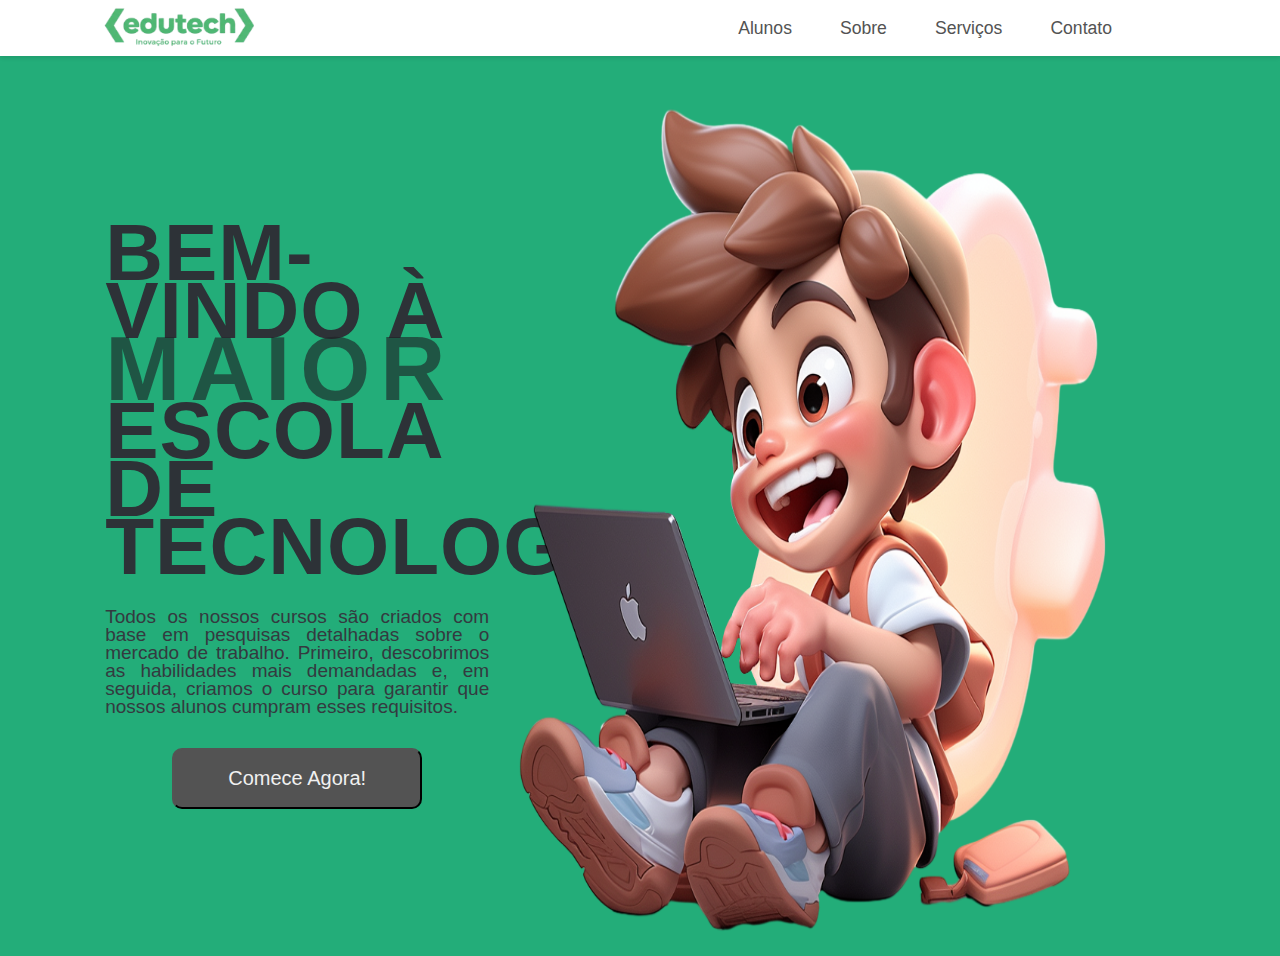
<file: index.html>
<!DOCTYPE html>
<html lang="pt-br">
<head>
    <meta charset="UTF-8">
    <meta name="viewport" content="width=device-width, initial-scale=1.0">
    <title>Edutech</title>
    <link rel="icon" href="./assets/logo.png">
    <link rel="stylesheet" href="./styles/stylesHome.css">

    <link rel="preconnect" href="https://fonts.googleapis.com">
    <link rel="preconnect" href="https://fonts.gstatic.com" crossorigin>
    <link href="https://fonts.googleapis.com/css2?family=Momo+Trust+Display&display=swap" rel="stylesheet">
</head>
<body>
    <header>
        <nav>
            <a href="./index.html"><img src="./assets/logo.png" alt="Logo da Empresa" class="logo"></a>
            
            <ul class="nav-links">
                <li><a href="./pages/alunos.html">Alunos</a></li>
                <li><a href="./pages/about.html">Sobre</a></li>
                <li><a href="./pages/cursos.html">Serviços</a></li>
                <li><a href="./pages/contatos.html">Contato</a></li>
            </ul>

        </nav>
    </header>
    <main>
        <section>
            <div class="resumo">
                <h1>Bem-vindo à <span>Maior</span> Escola de Tecnologia</h1>
                <p>Todos os nossos cursos são criados com base em pesquisas detalhadas sobre o mercado de trabalho. Primeiro, descobrimos as habilidades mais demandadas e, em seguida, criamos o curso para garantir que nossos alunos cumpram esses requisitos.</p>
                <button type="submit"><a href="./pages/form.html">Comece Agora!</a></button>
            </div>
            <img src="./assets/aluno1.png" alt="menino desenho digital">
        </section>
    </main>
</body>
</html>
</file>
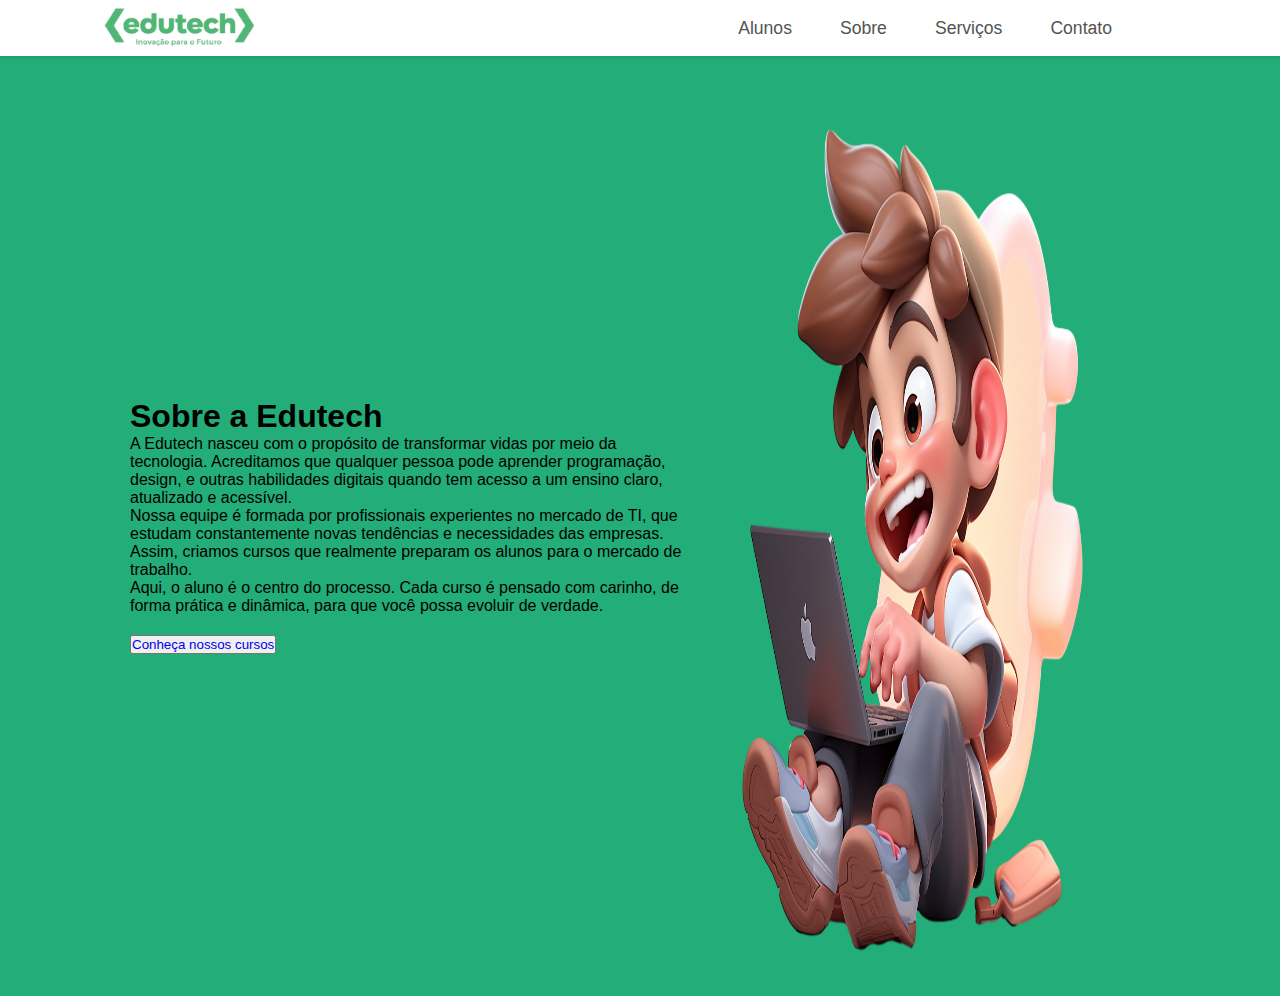
<file: pages/about.html>
<!DOCTYPE html>
<html lang="pt-br">
<head>
    <meta charset="UTF-8">
    <meta name="viewport" content="width=device-width, initial-scale=1.0">
    <title>Sobre - Edutech</title>
    <link rel="icon" href="../assets/logo.png">
    <link rel="stylesheet" href="../styles/stylesHome.css">

    <link rel="preconnect" href="https://fonts.googleapis.com">
    <link rel="preconnect" href="https://fonts.gstatic.com" crossorigin>
    <link href="https://fonts.googleapis.com/css2?family=Momo+Trust+Display&display=swap" rel="stylesheet">
</head>

<body>
    <header>
        <nav>
            <a href="../index.html"><img src="../assets/logo.png" alt="Logo da Empresa" class="logo"></a>
            
            <ul class="nav-links">
                <li><a href="./alunos.html">Alunos</a></li>
                <li><a class="ativo" href="./about.html">Sobre</a></li>
                <li><a href="./cursos.html">Serviços</a></li>
                <li><a href="./contatos.html">Contato</a></li>
            </ul>

        </nav>
    </header>

    <main>
        <section class="sobre-container" style="display:flex; align-items:center; gap:40px; padding: 40px; max-width:1100px; margin:auto;">
            
            <div class="sobre-texto" style="max-width:600px;">
                <h1>Sobre a Edutech</h1>
                <p>
                    A Edutech nasceu com o propósito de transformar vidas por meio da tecnologia. 
                    Acreditamos que qualquer pessoa pode aprender programação, design, e outras 
                    habilidades digitais quando tem acesso a um ensino claro, atualizado e acessível.
                </p>

                <p>
                    Nossa equipe é formada por profissionais experientes no mercado de TI, que estudam 
                    constantemente novas tendências e necessidades das empresas. Assim, criamos cursos 
                    que realmente preparam os alunos para o mercado de trabalho.
                </p>

                <p>
                    Aqui, o aluno é o centro do processo. Cada curso é pensado com carinho, de forma 
                    prática e dinâmica, para que você possa evoluir de verdade. 
                </p>

                <button type="submit" style="margin-top:20px;">
                    <a href="./cursos.html">Conheça nossos cursos</a>
                </button>
            </div>

            <img src="../assets/aluno1.png" alt="Imagem de estudante" style="width:350px;">
        </section>
    </main>
</body>
</html>
</file>
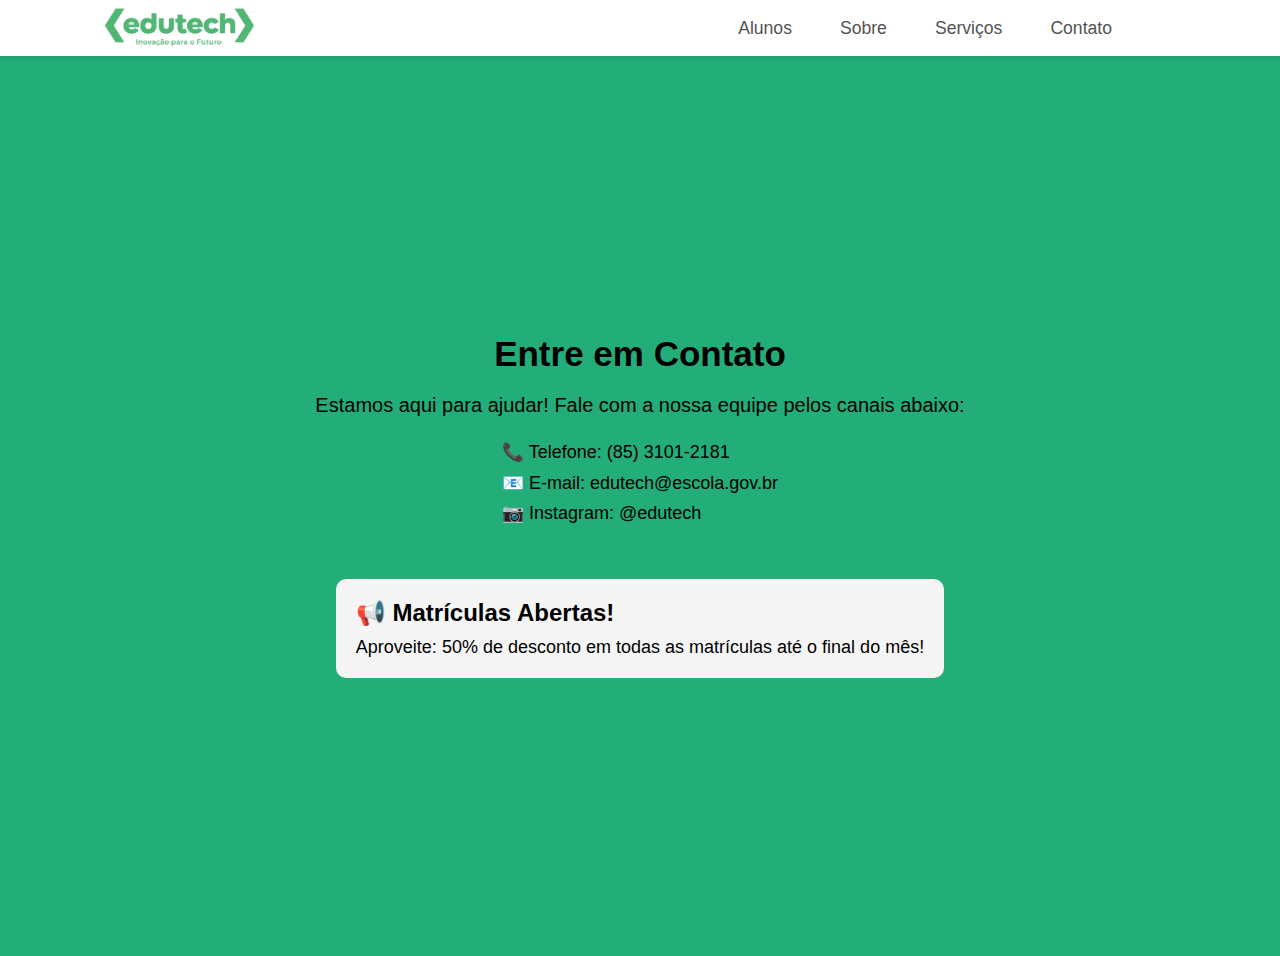
<file: pages/contatos.html>
<!DOCTYPE html>
<html lang="pt-br">
<head>
    <meta charset="UTF-8">
    <meta name="viewport" content="width=device-width, initial-scale=1.0">
    <title>Contato - Edutech</title>
    <link rel="icon" href="../assets/logo.png">
    <link rel="stylesheet" href="../styles/stylesHome.css">

    <link rel="preconnect" href="https://fonts.googleapis.com">
    <link rel="preconnect" href="https://fonts.gstatic.com" crossorigin>
    <link href="https://fonts.googleapis.com/css2?family=Momo+Trust+Display&display=swap" rel="stylesheet">
</head>

<body>
    <header>
        <nav>
            <a href="../index.html"><img src="../assets/logo.png" alt="Logo da Empresa" class="logo"></a>
            
            <ul class="nav-links">
                <li><a href="./alunos.html">Alunos</a></li>
                <li><a href="./about.html">Sobre</a></li>
                <li><a href="./cursos.html">Serviços</a></li>
                <li><a class="ativo" href="./contatos.html">Contato</a></li>
            </ul>
        </nav>
    </header>

    <main>
        <section style="max-width: 900px; margin: 50px auto; padding: 30px; display: flex; flex-direction: column; gap: 20px;">
            
            <h1 style="font-size: 35px;">Entre em Contato</h1>

            <p style="font-size: 20px;">Estamos aqui para ajudar! Fale com a nossa equipe pelos canais abaixo:</p>

            <div style="font-size: 18px; line-height: 1.7;">
                <p><strong>📞 Telefone:</strong> (85) 3101-2181</p>
                <p><strong>📧 E-mail:</strong> edutech@escola.gov.br</p>
                <p><strong>📷 Instagram:</strong> @edutech</p>
            </div>

            <div style="margin-top: 30px; background: #f5f5f5; padding: 20px; border-radius: 10px;">
                <h2 style="margin-bottom: 10px;">📢 Matrículas Abertas!</h2>
                <p style="font-size: 18px;">
                    Aproveite: <strong>50% de desconto</strong> em todas as matrículas até o final do mês!
                </p>
            </div>

        </section>
    </main>
</body>
</html>
</file>
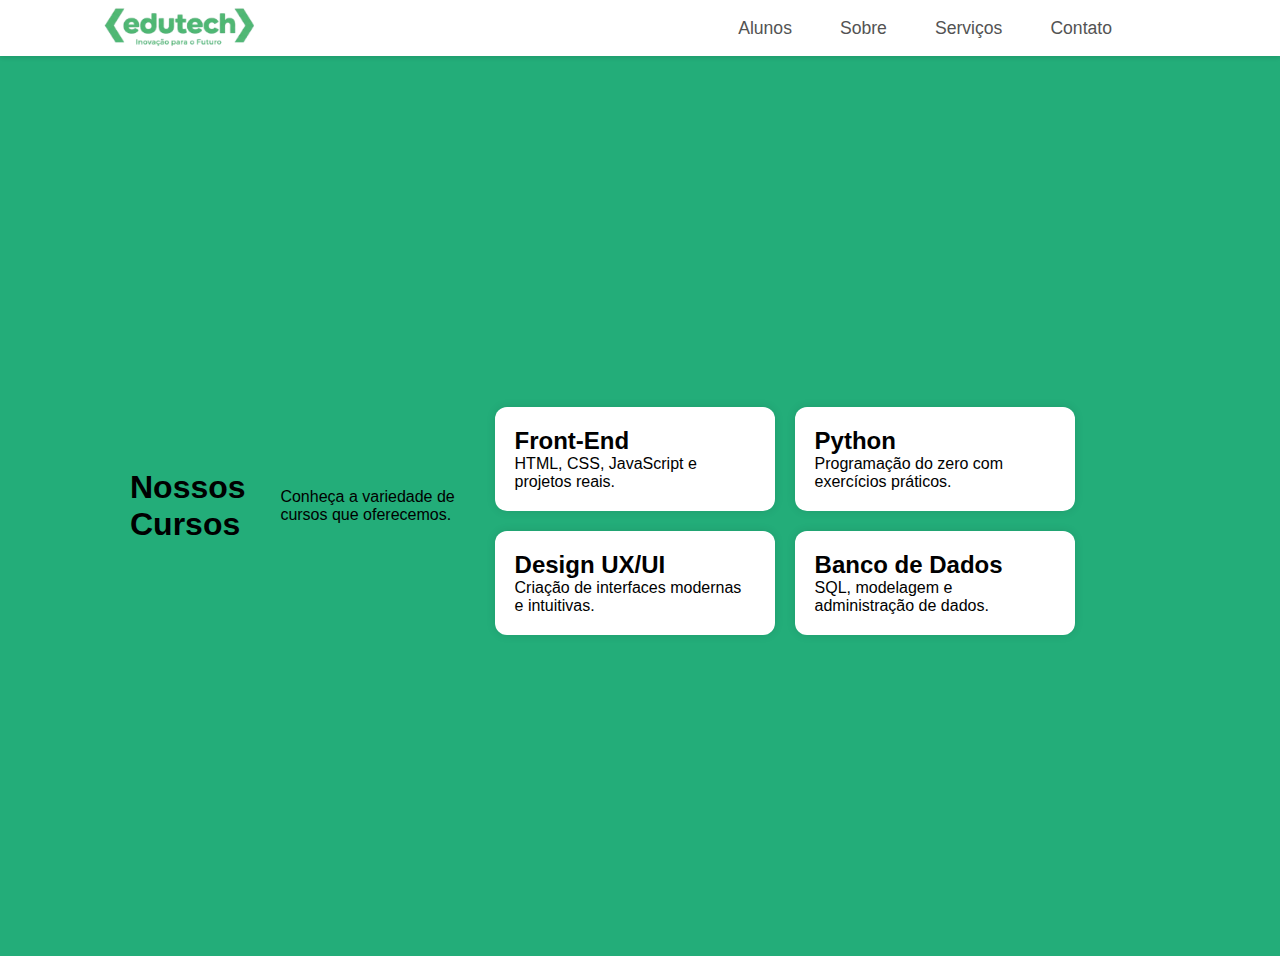
<file: pages/cursos.html>
<!DOCTYPE html>
<html lang="pt-br">
<head>
    <meta charset="UTF-8">
    <meta name="viewport" content="width=device-width, initial-scale=1.0">
    <title>Cursos - Edutech</title>

    <link rel="icon" href="../assets/logo.png">
    <link rel="stylesheet" href="../styles/stylesHome.css">

    <link rel="preconnect" href="https://fonts.googleapis.com">
    <link rel="preconnect" href="https://fonts.gstatic.com" crossorigin>
    <link href="https://fonts.googleapis.com/css2?family=Momo+Trust+Display&display=swap" rel="stylesheet">
</head>

<body>

    <header>
        <nav>
            <a href="../index.html"><img src="../assets/logo.png" class="logo"></a>
            <ul class="nav-links">
                <li><a href="./alunos.html">Alunos</a></li>
                <li><a href="./about.html">Sobre</a></li>
                <li><a class="ativo" href="./cursos.html">Serviços</a></li>
                <li><a href="./contatos.html">Contato</a></li>
            </ul>
        </nav>
    </header>

    <main>
        <section style="max-width:1100px; margin:auto; padding:40px;">
            <h1>Nossos Cursos</h1>
            <p>Conheça a variedade de cursos que oferecemos.</p>

            <div style="display:flex; flex-wrap:wrap; gap:20px; margin-top:30px;">
                
                <div style="background:white; padding:20px; width:280px; border-radius:12px; box-shadow:0 0 10px rgba(0,0,0,0.1);">
                    <h2>Front-End</h2>
                    <p>HTML, CSS, JavaScript e projetos reais.</p>
                </div>

                <div style="background:white; padding:20px; width:280px; border-radius:12px; box-shadow:0 0 10px rgba(0,0,0,0.1);">
                    <h2>Python</h2>
                    <p>Programação do zero com exercícios práticos.</p>
                </div>

                <div style="background:white; padding:20px; width:280px; border-radius:12px; box-shadow:0 0 10px rgba(0,0,0,0.1);">
                    <h2>Design UX/UI</h2>
                    <p>Criação de interfaces modernas e intuitivas.</p>
                </div>

                <div style="background:white; padding:20px; width:280px; border-radius:12px; box-shadow:0 0 10px rgba(0,0,0,0.1);">
                    <h2>Banco de Dados</h2>
                    <p>SQL, modelagem e administração de dados.</p>
                </div>

            </div>
        </section>
    </main>

</body>
</html>
</file>
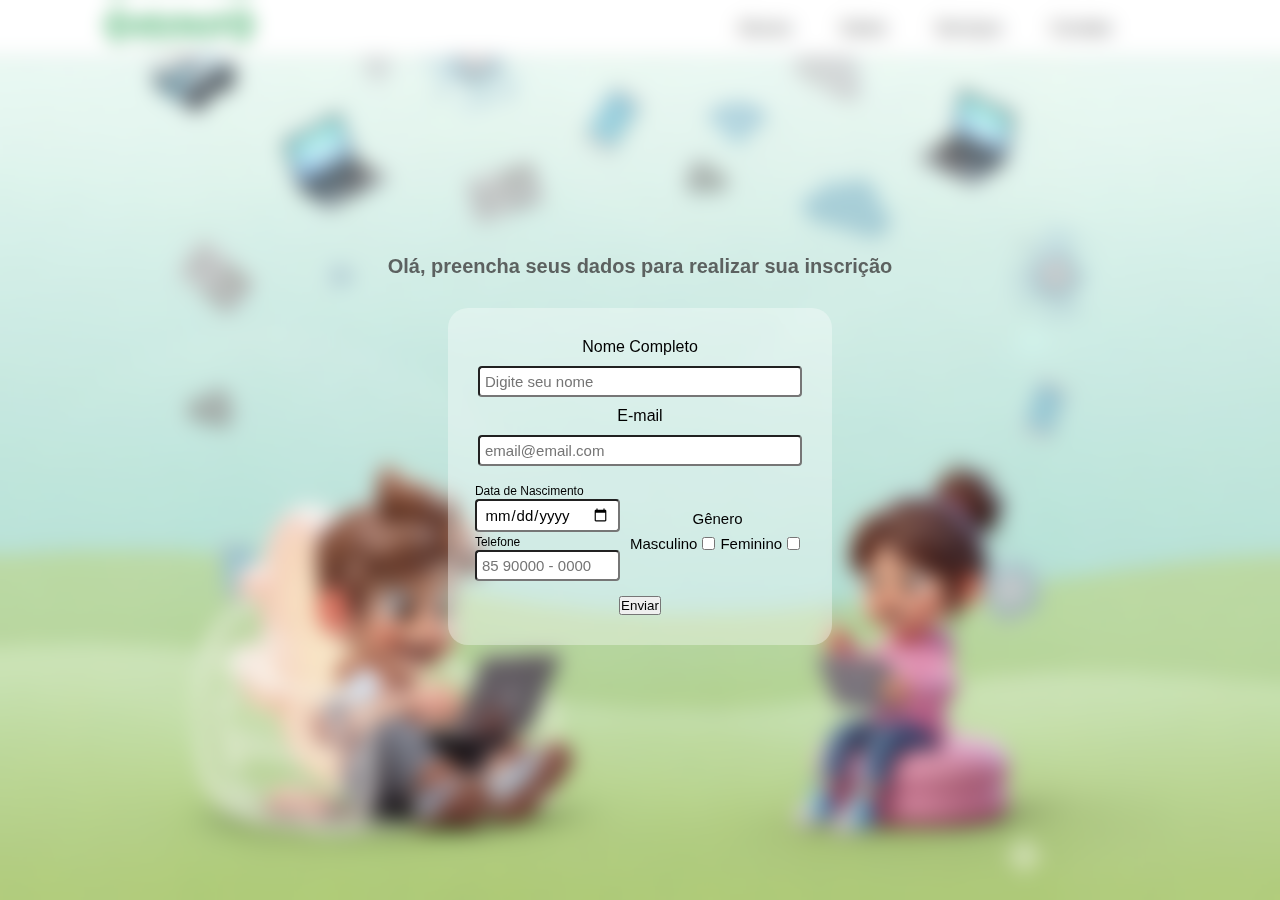
<file: pages/form.html>
<!DOCTYPE html>
<html lang="en">
<head>
    <meta charset="UTF-8">
    <meta name="viewport" content="width=device-width, initial-scale=1.0">
    <title>Cadastro</title>
    <link rel="icon" href="/assets/logo.png">
    <link rel="stylesheet" href="/styles/stylesForm.css">
</head>
<body>
     <header>
        <nav>
            <a href="/index.html"><img src="/assets/logo.png" alt="Logo da Empresa" class="logo"></a>
            
            <ul class="nav-links">
                <li><a href="/pages/alunos.html">Alunos</a></li>
                <li><a href="/pages/about.html">Sobre</a></li>
                <li><a href="/pages/cursos.html">Serviços</a></li>
                <li><a href="/pages/contatos.html">Contato</a></li>
            </ul>

        </nav>
    </header>

    <main>
        <h1>Olá, preencha seus dados para realizar sua inscrição</h1>

        <form method="post">
            <label for="nome">Nome Completo</label>
            <input type="text" name="nome" id="nome" placeholder="Digite seu nome">

            <label for="email">E-mail</label>
            <input type="text" name="email" id="email" placeholder="email@email.com">
            <span class="conteiner">
                <div class="date-fone">
                    <label for="data-nascimento">Data de Nascimento</label>
                    <input type="date" name="data-nascimento" id="data-nacimento">

                    <label for="telefone">Telefone</label>
                    <input type="number" name="telefone" id="fone" placeholder="85 90000 - 0000">
                </div>

                <div class="gen">
                    <p>Gênero</p>

                    <span>
                        <label for="masculino">Masculino</label>
                        <input type="checkbox" name="genero" id="masculino">
                    
                        <label for="feminino">Feminino</label>
                        <input type="checkbox" name="genero" id="feminino">
                    </span>
                
                </div>
            </span>
            
            
            
            

            <button type="submit">Enviar</button>
        </form>
    </main>
        
</body>
</html>
</file>
<file: styles/stylesHome.css>
*{
    margin: 0;
    padding: 0;
    box-sizing: border-box;
    list-style: none;
    text-decoration: none;
    transition: 0.3s;
    font-family: 'Franklin Gothic Medium', 'Arial Narrow', Arial, sans-serif;

}

html, body {
    width: 100%;
    height: 100%;
    font-family: "Momo Trust Display", sans-serif;
    background-color: #f0f0f0;
    font-weight: 300;

    background-color: #23AD79;
}

header nav {
    width: 100%;
    height: 3.5rem;
    background-color: #ffffff;
    display: flex;
    justify-content: space-between;
    align-items: center;
    box-shadow: 0 2px 4px rgba(0, 0, 0, 0.1);
    position: relative;
}


header nav a .logo {
    display: flex;
    align-items: center;
    width: 10rem;
    padding: 2px;

    margin-left: 100px;
}
header nav a .logo:hover {
    transform: scale(1.05);
    cursor: pointer;
}

header nav ul {
    list-style: none;
    display: flex;
    gap: 2rem;
    margin-right: 10rem;
    justify-content: space-around;
    align-items: center;




    
}

header nav ul li a {
    text-decoration: none;
    color: #535353;
    font-size: 1.1rem;

    gap: 0 4rem;
    padding: 0.5rem 0.5rem;
}
header nav ul li a:hover {
    color: #23AD79;
    border-bottom: 2px solid #23AD79;
}

main{
    width: 100%;
    height: 100vh;
    display: flex;


}

main section {
    display: flex;
   align-items: center;
   justify-content: center;
    

    gap: 20px;

}

main section img {
    width: 47%;
    height: calc(100vh - 60px);
    position: sticky;
    margin-right: 4rem;
    margin-top: 20px;
}

main section .resumo {
    display: flex;
    flex-direction: column;
    justify-content: center;
    align-items: center;
    text-align: center;
    justify-items: center;


    width: 30%;

    gap: 2rem;
}

main section .resumo h1{
    color: #2d3237;
    font-size: 80px;
    line-height: 58px;
    margin-top: 20px;
    width: 100%;
    text-transform: uppercase;
    text-align: start;
    letter-spacing: 1px;


    
}
main section .resumo h1 span{
    color: #1e2225a2;
    font-size: 90px;
    text-align: justify;
    letter-spacing: 10px;
}

main section .resumo p{
    font-size: 19px;
    text-align: justify;
    color: #343A40;
    line-height: 18px;

    width: 100%;

}

main section .resumo button{
    width: 250px;
    padding: 17px;
    border-radius: 10px;
    background-color: #535353;
    font-size: 20px;
    margin: 0 auto;
}

main section .resumo button:hover{
    background-color:#343A40;
    cursor: pointer;
    transform: scale(1.05);
}

main section .resumo button a{
    text-decoration: none;
    color: #f0f0f0;
}
</file>
<file: styles/stylesForm.css>
*{
    margin: 0;
    padding: 0;
    box-sizing: border-box;
    list-style: none;
    text-decoration: none;
    transition: 0.3s;
    font-family: 'Franklin Gothic Medium', 'Arial Narrow', Arial, sans-serif;

}

html, body {
    width: 100%;
    height: 100vh;
    
    background-color: #f0f0f0;
    font-weight: 300;

    background-color: #23AD79;
    background-image: url(/assets/Made\ with\ insMind-Gemini_Generated_Image_rgbid8rgbid8rgbi.png);
    background-size: cover;
    background-position: center;
    background-repeat: no-repeat;


}
body{
    display: block;
    flex-direction: column;
  }

header nav {
    width: 100%;
    height: 3.5rem;
    background-color: #ffffff;
    display: flex;
    justify-content: space-between;
    align-items: center;
    box-shadow: 0 2px 4px rgba(0, 0, 0, 0.1);
    position: absolute;
}


header nav a .logo {
    display: flex;
    align-items: center;
    width: 10rem;
    padding: 2px;

    margin-left: 100px;
}
header nav a .logo:hover {
    transform: scale(1.05);
    cursor: pointer;
}

header nav ul {
    list-style: none;
    display: flex;
    gap: 2rem;
    margin-right: 10rem;
    justify-content: space-around;
    align-items: center; 
}

header nav ul li a {
    text-decoration: none;
    color: #535353;
    font-size: 1.1rem;

    gap: 0 4rem;
    padding: 0.5rem 0.5rem;
}
header nav ul li a:hover {
    color: #23AD79;
    border-bottom: 2px solid #23AD79;
}

main{
    display: flex;
    flex-direction: column;
    justify-content: center;
    align-items: center;
    

    backdrop-filter: blur(10px);
    height: 100vh;
    position: relative;


}
main h1{
    font-size: 20px;
    margin-bottom: 30px;
    color: #3c3c3cc9;

}

main form{
    display: flex;
    flex-direction: column;
    justify-content: center;
    align-items: center;
    gap: 10px;

    padding: 30px;

    background-color: #ffffff5a;
    border-radius: 20px;
    width: 30%;
    box-shadow: #535353;

    

    
}
main form input, placeholder{
    width: 100%;
    padding: 5px;
    border-radius: 4px;
}

main form .conteiner{
    display: flex;
    padding: 5px;
    gap: 10px;

    label, input{
        margin-right: 5px;
    }
    #fone, #data-nascimento{
        color: brown;
    }
}

main form .date-fone label{
    font-size: 12px;
}

main form .gen, input{
    display: flex;
    justify-content: center;
    align-items: center;
    gap: 8px;
    

    font-size: 15px;
}
main form .gen{
    display: flex;
    flex-direction: column;
}
main form .gen span{
    display: flex;
}
</file>
